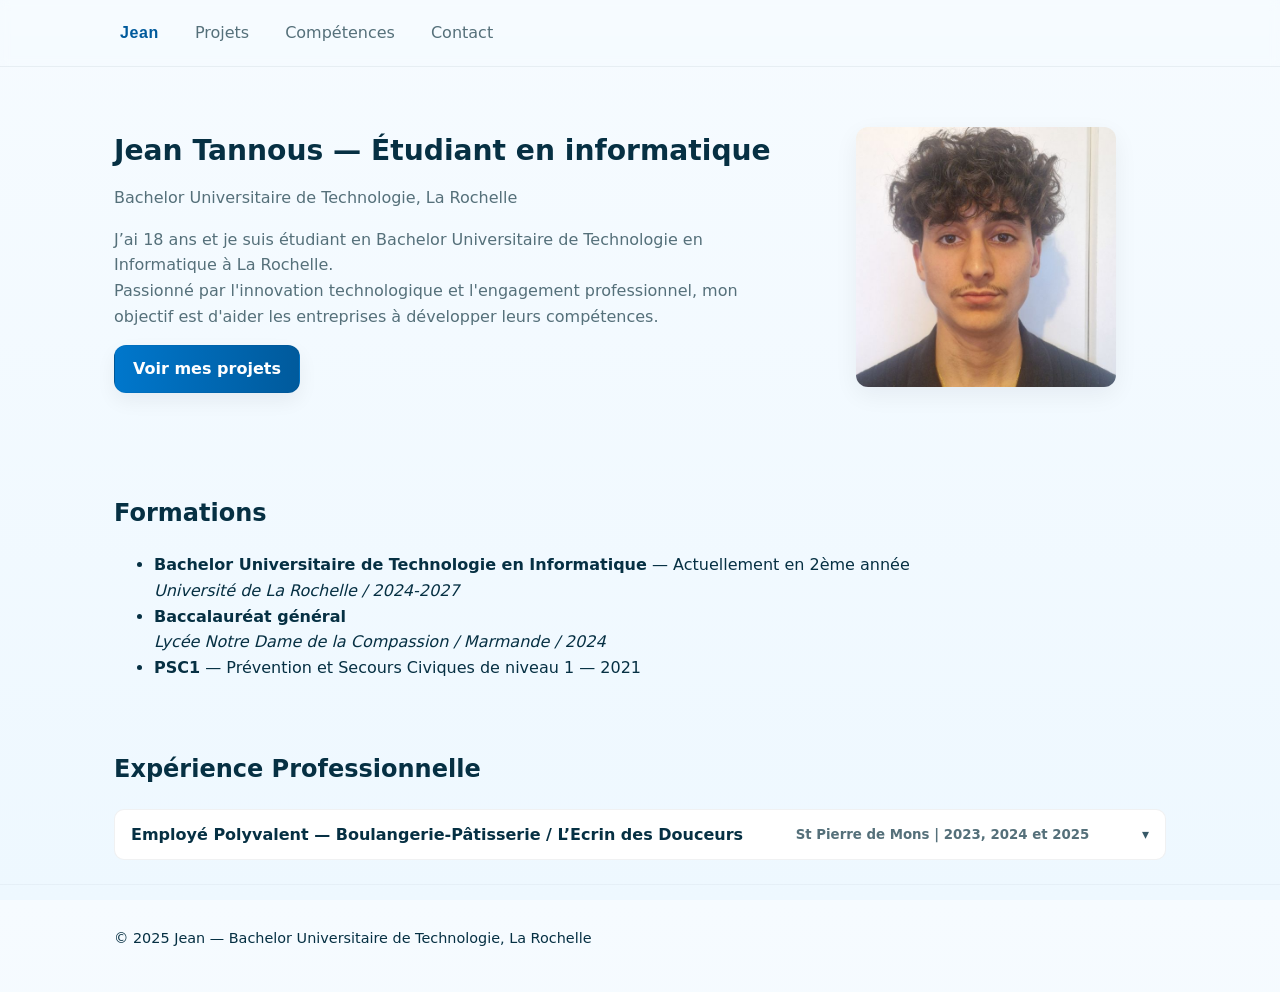
<file: portfolio_static/index.html>
<!doctype html>
<html lang="fr">
<head>
  <meta charset="utf-8" />
  <meta name="viewport" content="width=device-width,initial-scale=1" />
  <title>Jean Tannous — Accueil</title>
  <link rel="stylesheet" href="styles.css">
</head>
<body>
  <header class="site-header">
    <div class="nav-inner">
      <nav class="nav-links">
        <a href="index.html" class="nav-logo">Jean</a>
        <a class="nav-link" href="projects.html">Projets</a>
        <a class="nav-link" href="skills.html">Compétences</a>
        <a class="nav-link" href="contact.html">Contact</a>
      </nav>
    </div>
  </header>

  <main class="main-content">
    <section class="hero">
      <div class="container hero-grid">
        <div class="hero-content">
          <h1>Jean Tannous — Étudiant en informatique</h1>
          <p class="subtitle">Bachelor Universitaire de Technologie, La Rochelle</p>
          <p class="lead">J’ai 18 ans et je suis étudiant en Bachelor Universitaire de Technologie en Informatique à La Rochelle.<br/>Passionné par l'innovation technologique et l'engagement professionnel, mon objectif est d'aider les entreprises à développer leurs compétences.</p>
          <a href="projects.html" class="btn">Voir mes projets</a>
        </div>

        <div class="hero-image">
          <div>
            <img src="assets/photo.jpg" alt="photo" class="profile-img" />
          </div>
        </div>
      </div>
    </section>

    <section class="container education-section" style="padding-top:20px">
      <h2>Formations</h2>
      <ul>
        <li>
          <strong>Bachelor Universitaire de Technologie en Informatique</strong> — Actuellement en 2ème année<br/>
          <em>Université de La Rochelle / 2024-2027</em>
        </li>
        <li>
          <strong>Baccalauréat général</strong><br/>
          <em>Lycée Notre Dame de la Compassion / Marmande / 2024</em>
        </li>
        <li>
          <strong>PSC1</strong> — Prévention et Secours Civiques de niveau 1 — 2021
        </li>
      </ul>
    </section>

    <section class="container experience-section" style="padding-top:10px">
      <h2>Expérience Professionnelle</h2>
      <details class="exp-details">
        <summary>
          <span>Employé Polyvalent — Boulangerie-Pâtisserie / L’Ecrin des Douceurs</span>
          <small style="color:var(--muted)">St Pierre de Mons | 2023, 2024 et 2025</small>
        </summary>
        <div class="exp-content">
          <div class="project-card" style="padding:12px;margin:0">
            <p style="margin:0">Lors de chaque vacance scolaire ainsi que l’été, je travaille dans la boulangerie l'écrin des douceurs. Chargé principalement de l’accueil des clients et de la vente de produits, j'aide également le boulanger/pâtissier à réaliser des tâches comme le façonnage, le placage ou encore la création de produits de pâtisserie. Ce travail m'a permis de découvrir le monde du travail et d'acquérir de nouvelles compétences, notamment dans le travail d'équipe et la relation client.</p>
          </div>
        </div>
      </details>
    </section>
  </main>

  <footer class="site-footer">
    <div class="container" style="font-size:0.9rem">© 2025 Jean — Bachelor Universitaire de Technologie, La Rochelle</div>
  </footer>
</body>
</html>
</file>
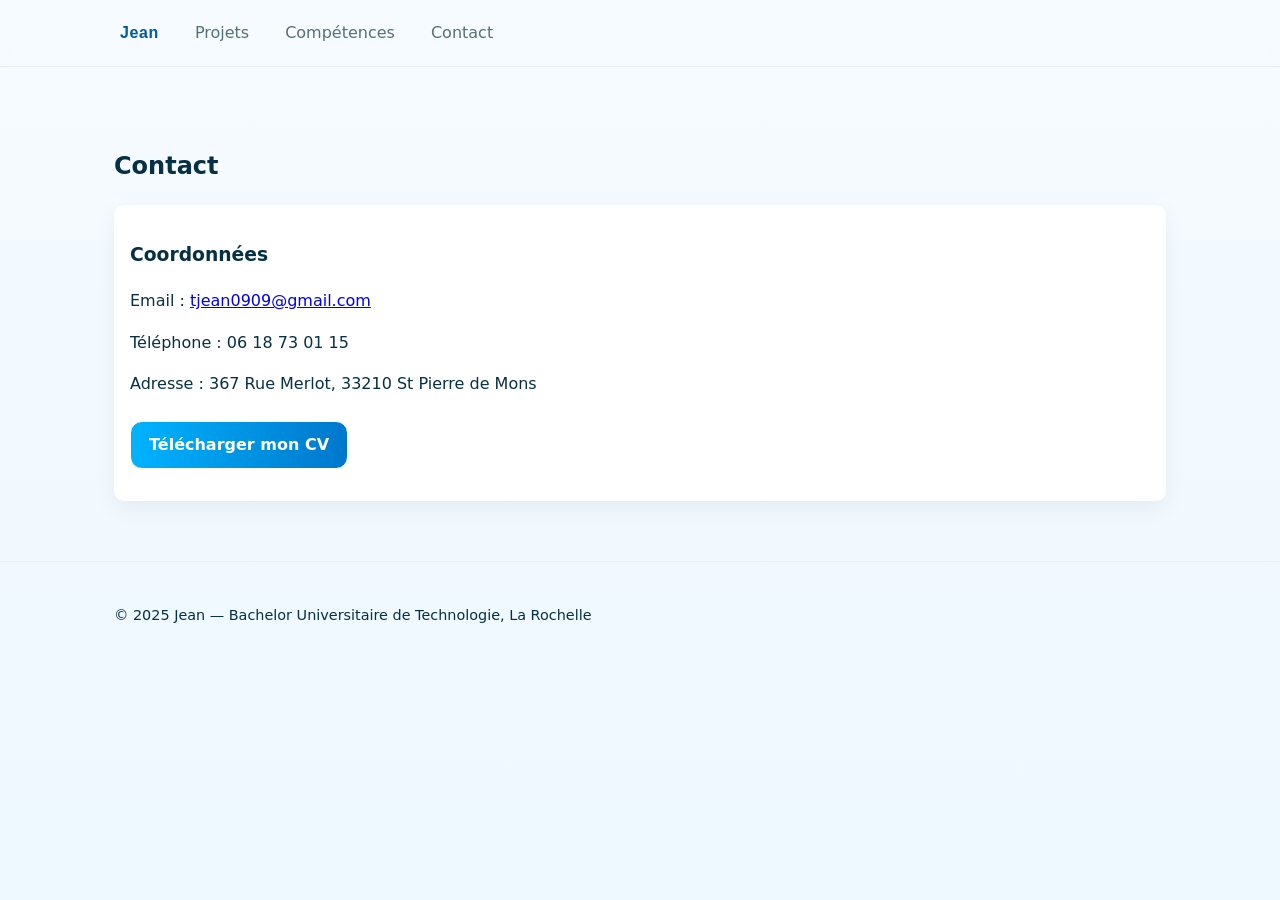
<file: portfolio_static/contact.html>
<!doctype html>
<html lang="fr">
<head>
  <meta charset="utf-8" />
  <meta name="viewport" content="width=device-width,initial-scale=1" />
  <title>Contact — Jean Tannous</title>
  <link rel="stylesheet" href="styles.css">
</head>
<body>
  <header class="site-header">
    <div class="nav-inner">
      <nav class="nav-links">
        <a href="index.html" class="nav-logo">Jean</a>
        <a class="nav-link" href="projects.html">Projets</a>
        <a class="nav-link" href="skills.html">Compétences</a>
        <a class="nav-link" href="contact.html">Contact</a>
      </nav>
    </div>
  </header>

  <main class="main-content">
    <section id="contact" class="contact-section">
      <div class="container">
        <h2>Contact</h2>
        <div class="contact-card">
          <h3>Coordonnées</h3>
          <p class="mb-2">Email : <a href="mailto:tjean0909@gmail.com">tjean0909@gmail.com</a></p>
          <p class="mb-2">Téléphone : 06 18 73 01 15</p>
          <p>Adresse : 367 Rue Merlot, 33210 St Pierre de Mons</p>
          <p style="margin-top:12px"><a href="assets/CV_Jean_Tannous.pdf" download class="btn btn--primary" style="display:inline-block;margin-top:8px">Télécharger mon CV</a></p>
        </div>
      </div>
    </section>
  </main>

  <footer class="site-footer">
    <div class="container" style="font-size:0.9rem">© 2025 Jean — Bachelor Universitaire de Technologie, La Rochelle</div>
  </footer>
</body>
</html>
</file>
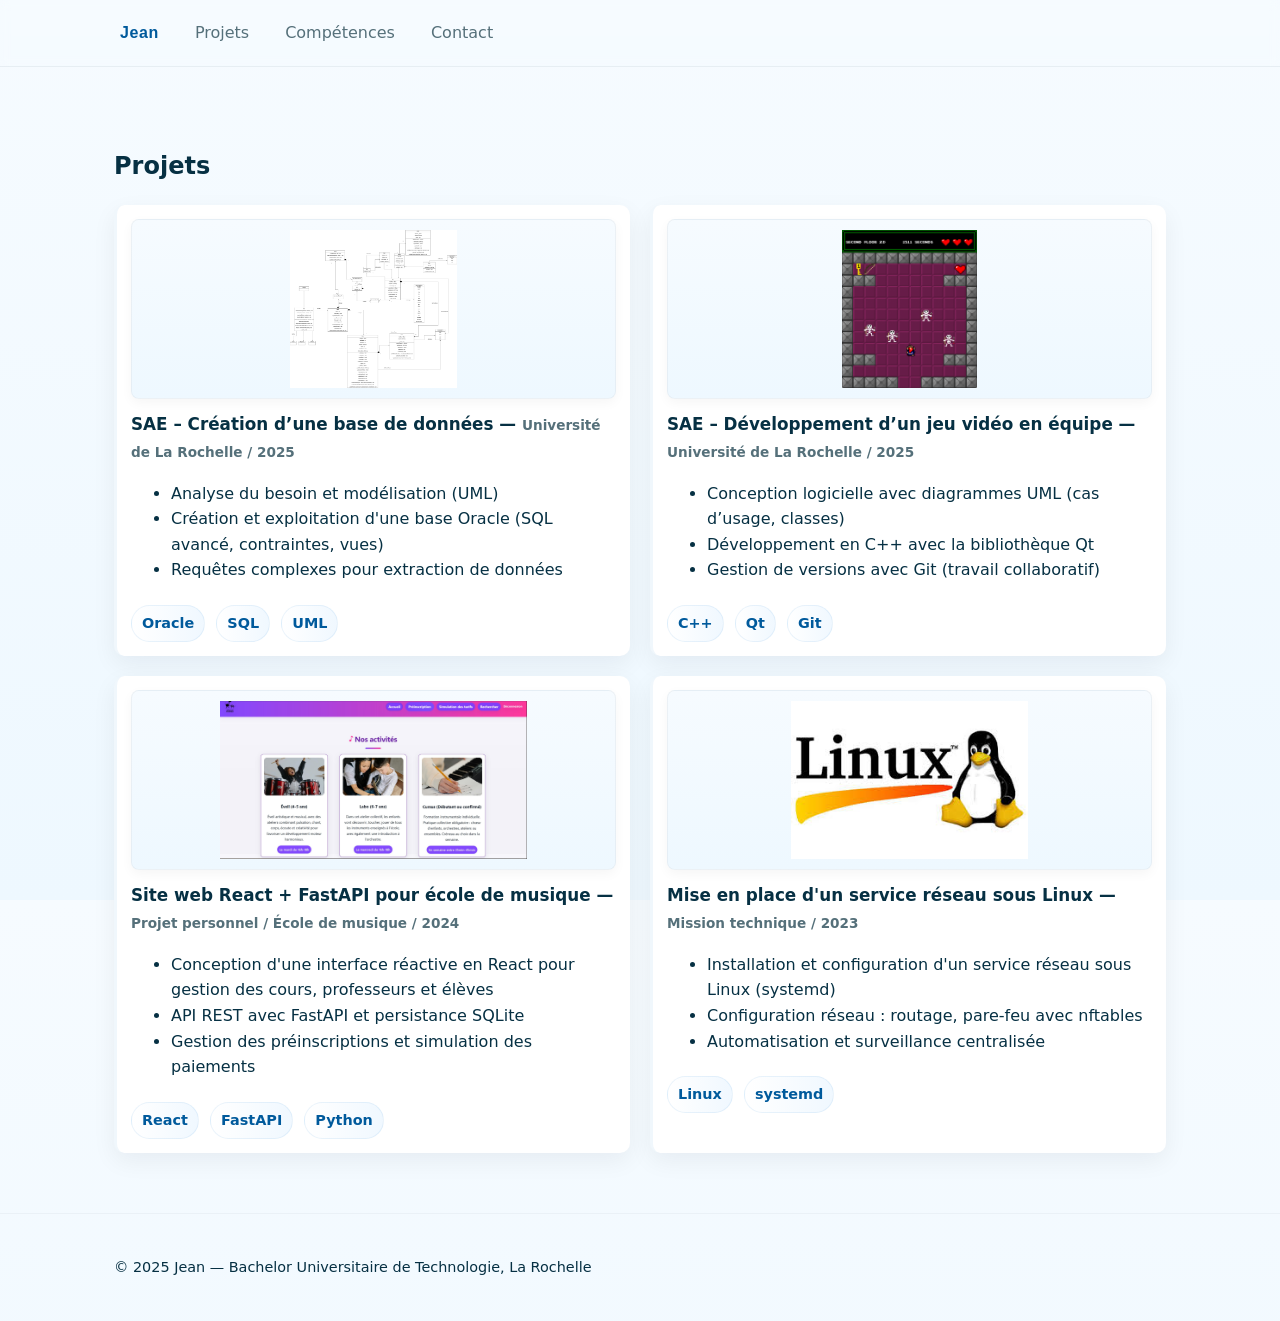
<file: portfolio_static/projects.html>
<!doctype html>
<html lang="fr">
<head>
  <meta charset="utf-8" />
  <meta name="viewport" content="width=device-width,initial-scale=1" />
  <title>Projets — Jean Tannous</title>
  <link rel="stylesheet" href="styles.css">
</head>
<body>
  <header class="site-header">
    <div class="nav-inner">
      <nav class="nav-links">
        <a href="index.html" class="nav-logo">Jean</a>
        <a class="nav-link" href="projects.html">Projets</a>
        <a class="nav-link" href="skills.html">Compétences</a>
        <a class="nav-link" href="contact.html">Contact</a>
      </nav>
    </div>
  </header>

  <main class="main-content">
    <section class="projects-section">
      <div class="container">
        <h2>Projets</h2>
        <div class="projects-grid">

          <article class="project-card">
            <div style="margin-bottom:12px">
              <img src="assets/diagramme.png" alt="diagramme" class="project-image" />
            </div>
            <h3>SAE – Création d’une base de données — <span class="project-meta">Université de La Rochelle / 2025</span></h3>
            <ul>
              <li>Analyse du besoin et modélisation (UML)</li>
              <li>Création et exploitation d'une base Oracle (SQL avancé, contraintes, vues)</li>
              <li>Requêtes complexes pour extraction de données</li>
            </ul>
            <div class="tech-badges">
              <span class="tech-badge">Oracle</span>
              <span class="tech-badge">SQL</span>
              <span class="tech-badge">UML</span>
            </div>
          </article>

          <article class="project-card">
            <div style="margin-bottom:12px">
              <img src="assets/projet_jeu.png" alt="jeu" class="project-image" />
            </div>
            <h3>SAE – Développement d’un jeu vidéo en équipe — <span class="project-meta">Université de La Rochelle / 2025</span></h3>
            <ul>
              <li>Conception logicielle avec diagrammes UML (cas d’usage, classes)</li>
              <li>Développement en C++ avec la bibliothèque Qt</li>
              <li>Gestion de versions avec Git (travail collaboratif)</li>
            </ul>
            <div class="tech-badges">
              <span class="tech-badge">C++</span>
              <span class="tech-badge">Qt</span>
              <span class="tech-badge">Git</span>
            </div>
          </article>

          <article class="project-card">
            <div style="margin-bottom:12px">
              <img src="assets/site_musique.jpg" alt="site musique" class="project-image" />
            </div>
            <h3>Site web React + FastAPI pour école de musique — <span class="project-meta">Projet personnel / École de musique / 2024</span></h3>
            <ul>
              <li>Conception d'une interface réactive en React pour gestion des cours, professeurs et élèves</li>
              <li>API REST avec FastAPI et persistance SQLite</li>
              <li>Gestion des préinscriptions et simulation des paiements</li>
            </ul>
            <div class="tech-badges">
              <span class="tech-badge">React</span>
              <span class="tech-badge">FastAPI</span>
              <span class="tech-badge">Python</span>
            </div>
          </article>

          <article class="project-card">
            <div style="margin-bottom:12px">
              <img src="assets/linux.png" alt="linux" class="project-image" />
            </div>
            <h3>Mise en place d'un service réseau sous Linux — <span class="project-meta">Mission technique / 2023</span></h3>
            <ul>
              <li>Installation et configuration d'un service réseau sous Linux (systemd)</li>
              <li>Configuration réseau : routage, pare-feu avec nftables</li>
              <li>Automatisation et surveillance centralisée</li>
            </ul>
            <div class="tech-badges">
              <span class="tech-badge">Linux</span>
              <span class="tech-badge">systemd</span>
            </div>
          </article>

        </div>
      </div>
    </section>
  </main>

  <footer class="site-footer">
    <div class="container" style="font-size:0.9rem">© 2025 Jean — Bachelor Universitaire de Technologie, La Rochelle</div>
  </footer>
</body>
</html>
</file>
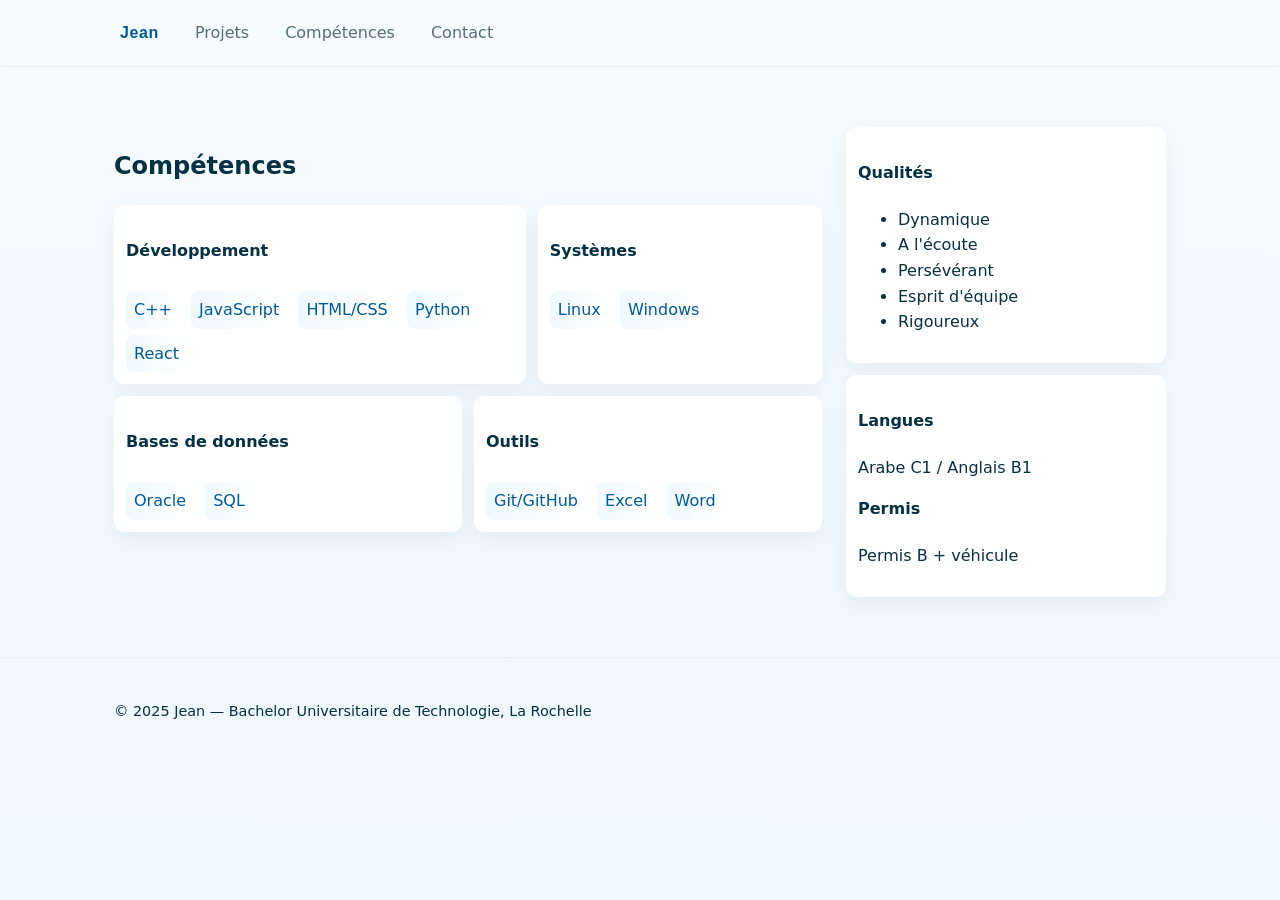
<file: portfolio_static/skills.html>
<!doctype html>
<html lang="fr">
<head>
  <meta charset="utf-8" />
  <meta name="viewport" content="width=device-width,initial-scale=1" />
  <title>Compétences — Jean Tannous</title>
  <link rel="stylesheet" href="styles.css">
</head>
<body>
  <header class="site-header">
    <div class="nav-inner">
      <nav class="nav-links">
        <a href="index.html" class="nav-logo">Jean</a>
        <a class="nav-link" href="projects.html">Projets</a>
        <a class="nav-link" href="skills.html">Compétences</a>
        <a class="nav-link" href="contact.html">Contact</a>
      </nav>
    </div>
  </header>

  <main class="main-content">
    <section id="skills" class="skills-section">
      <div class="container skills-columns">
        <div>
          <h2>Compétences</h2>
          <div class="skills-grid">
            <div class="skill-card skill-card--large" data-key="development">
              <h4>Développement</h4>
              <div class="skill-card-body">
                <span class="skill-tag">C++</span>
                <span class="skill-tag">JavaScript</span>
                <span class="skill-tag">HTML/CSS</span>
                <span class="skill-tag">Python</span>
                <span class="skill-tag">React</span>
              </div>
            </div>
            <div class="skill-card skill-card--small" data-key="systems">
              <h4>Systèmes</h4>
              <div class="skill-card-body">
                <span class="skill-tag">Linux</span>
                <span class="skill-tag">Windows</span>
              </div>
            </div>
            <div class="skill-card skill-card--small" data-key="databases">
              <h4>Bases de données</h4>
              <div class="skill-card-body">
                <span class="skill-tag">Oracle</span>
                <span class="skill-tag">SQL</span>
              </div>
            </div>
            <div class="skill-card skill-card--small" data-key="tools">
              <h4>Outils</h4>
              <div class="skill-card-body">
                <span class="skill-tag">Git/GitHub</span>
                <span class="skill-tag">Excel</span>
                <span class="skill-tag">Word</span>
              </div>
            </div>
          </div>
        </div>

        <aside>
          <div class="qualities-card">
            <h4>Qualités</h4>
            <ul>
              <li>Dynamique</li>
              <li>A l'écoute</li>
              <li>Persévérant</li>
              <li>Esprit d'équipe</li>
              <li>Rigoureux</li>
            </ul>
          </div>

          <div class="qualities-card" style="margin-top:12px">
            <h4>Langues</h4>
            <p>Arabe C1 / Anglais B1</p>
            <h4 style="margin-top:12px">Permis</h4>
            <p>Permis B + véhicule</p>
          </div>
        </aside>
      </div>
    </section>
  </main>

  <footer class="site-footer">
    <div class="container" style="font-size:0.9rem">© 2025 Jean — Bachelor Universitaire de Technologie, La Rochelle</div>
  </footer>
</body>
</html>
</file>
<file: portfolio_static/styles.css>
:root{--bg:#f6fbff;--surface:#ffffff;--text:#063043;--primary-500:#0077cc;--primary-700:#005a9c;--accent:#00b3ff;--muted:#55707a;--shadow:0 8px 24px rgba(3,24,36,0.06);--radius:12px;--container-width:1100px;--gap:24px}

*{box-sizing:border-box}
html,body,#root{height:100%}
body{margin:0;font-family:Inter,'Nunito Sans',system-ui,-apple-system,'Segoe UI',Roboto,Arial;font-size:16px;line-height:1.6;color:var(--text);background:linear-gradient(180deg,var(--bg),#eef8ff);}

/* subtle futuristic grid */
/* remove decorative overlays for a clean light theme */
body::before, body::after{display:none}

/* App layout */
.app{min-height:100vh;display:flex;flex-direction:column}
.main-content{flex:1}

/* Container */
.container{width:100%;max-width:var(--container-width);margin:0 auto;padding:24px}

/* Header / Nav */
.site-header{width:100%;background:transparent;border-bottom:1px solid rgba(5,40,55,0.06);backdrop-filter:blur(4px);position:sticky;top:0;z-index:40}
.nav-inner{max-width:var(--container-width);margin:0 auto;padding:12px 20px;display:flex;align-items:center;justify-content:space-between}
.nav-links{display:flex;gap:16px;align-items:center}
.nav-logo{font-weight:800;color:var(--primary-700);text-decoration:none;font-family:Inter, 'Segoe UI', sans-serif;letter-spacing:0.6px;padding:6px 10px;border-radius:8px}
.nav-link{color:var(--muted);text-decoration:none;padding:8px 10px;border-radius:8px}
.nav-link:hover{color:var(--primary-500);background:linear-gradient(90deg, rgba(0,179,255,0.06), rgba(0,119,204,0.03))}
.lang-toggle{border:1px solid rgba(5,40,55,0.06);background:transparent;padding:8px 12px;border-radius:10px;color:var(--primary-700);cursor:pointer}

/* Hero */
.hero{padding:36px 0}
.hero-grid{display:grid;grid-template-columns:1fr;gap:24px;align-items:center}
@media(min-width:768px){.hero-grid{grid-template-columns:1fr 360px}}
.hero-content h1{margin:0 0 12px 0;font-size:clamp(1.25rem,2.2vw,2rem)}
.hero-content p{margin:0 0 16px 0;color:var(--muted)}
.btn{display:inline-block;padding:10px 18px;border-radius:12px;color:#fff;background:linear-gradient(90deg,var(--primary-500),var(--primary-700));text-decoration:none;box-shadow:0 8px 20px rgba(3,24,36,0.06);border:1px solid rgba(0,0,0,0.04);font-weight:700}
.btn:hover{transform:translateY(-2px);box-shadow:0 14px 40px rgba(3,24,36,0.08)}

/* stronger primary button (CV download) */
.btn--primary{background:linear-gradient(90deg,#00b3ff,#0077cc);color:#fff;border:1px solid rgb(255, 255, 255);box-shadow:0 12px 36px rgba(255, 255, 255, 0.08)}
.btn--primary:hover{box-shadow:0 20px 60px rgba(0,119,204,0.12)}
.hero-image{display:flex;justify-content:center}
.profile-img{width:260px;height:260px;object-fit:cover;border-radius:12px;box-shadow:var(--shadow)}
.btn--primary{color:#fff}

/* Projects */
.projects-section{padding:36px 0}
.projects-grid{display:grid;grid-template-columns:1fr;gap:20px}
@media(min-width:768px){.projects-grid{grid-template-columns:1fr 1fr}}
.project-card{background:var(--surface);padding:14px;border-radius:10px;box-shadow:var(--shadow);border-left:3px solid rgba(0,119,204,0.06);transition:transform .14s ease,box-shadow .14s ease}
.project-card:hover{transform:translateY(-4px);box-shadow:0 10px 24px rgba(3,24,36,0.06)}
.project-card h3{margin:0 0 8px 0;font-size:1.05rem}
.project-meta{color:var(--muted);font-size:0.85rem}

.project-image, .project-card img{width:100%;height:140px !important;object-fit:contain;background:linear-gradient(180deg,#f6fbff,#eef8ff);padding:8px;border-radius:8px;display:block;box-shadow:0 4px 12px rgba(3,24,36,0.04);border:1px solid rgba(0,0,0,0.04)}
@media(min-width:768px){.project-image, .project-card img{height:180px !important;padding:10px}}

.project-card .project-meta{color:var(--muted)}

/* Collapsible experience details (not used, but keep style) */
details.exp-details{background:var(--surface);border:1px solid rgba(3,24,36,0.06);padding:0;border-radius:10px;margin-top:8px}
details.exp-details summary{list-style:none;cursor:pointer;padding:12px 16px;display:flex;align-items:center;justify-content:space-between;font-weight:700;border-radius:10px}
details.exp-details summary::-webkit-details-marker{display:none}
details.exp-details summary:after{content:'▾';font-size:14px;opacity:0.8;transform:rotate(0deg);transition:transform .18s ease}
details.exp-details[open] summary:after{transform:rotate(180deg)}
details.exp-details .exp-content{padding:12px 16px;border-top:1px solid rgba(3,24,36,0.04);color:var(--text)}

/* skills */
.skills-section{padding:36px 0}
.skills-columns{display:grid;grid-template-columns:1fr;gap:24px}
@media(min-width:900px){.skills-columns{grid-template-columns:1fr 320px}}
.skills-grid{display:flex;flex-wrap:wrap;gap:12px}
.skill-card{background:var(--surface);padding:12px;border-radius:10px;box-shadow:var(--shadow)}
.skill-card--large{flex:1 1 48%}
.skill-card--small{flex:1 1 30%}
.skill-tag{display:inline-block;background:linear-gradient(90deg,#eef9ff,#ffffff);padding:6px 8px;border-radius:8px;margin:6px 6px 0 0;color:var(--primary-700)}

/* Tech badges styled as non-clickable buttons */
.tech-badge{display:inline-block;background:linear-gradient(90deg,#ffffff,#f0f8ff);padding:6px 10px;border-radius:999px;margin:6px 6px 0 0;color:var(--primary-700);border:1px solid rgba(0,119,204,0.08);font-weight:700;font-size:0.9rem}

.qualities-card{background:var(--surface);padding:12px;border-radius:10px;box-shadow:var(--shadow)}

.contact-section{padding:36px 0}
.contact-card{background:var(--surface);padding:16px;border-radius:10px;box-shadow:var(--shadow)}

/* Footer */
.site-footer{padding:18px 0;border-top:1px solid rgba(5,40,55,0.04);background:transparent}

/* small helpers */
.mb-2{margin-bottom:8px}
</file>
